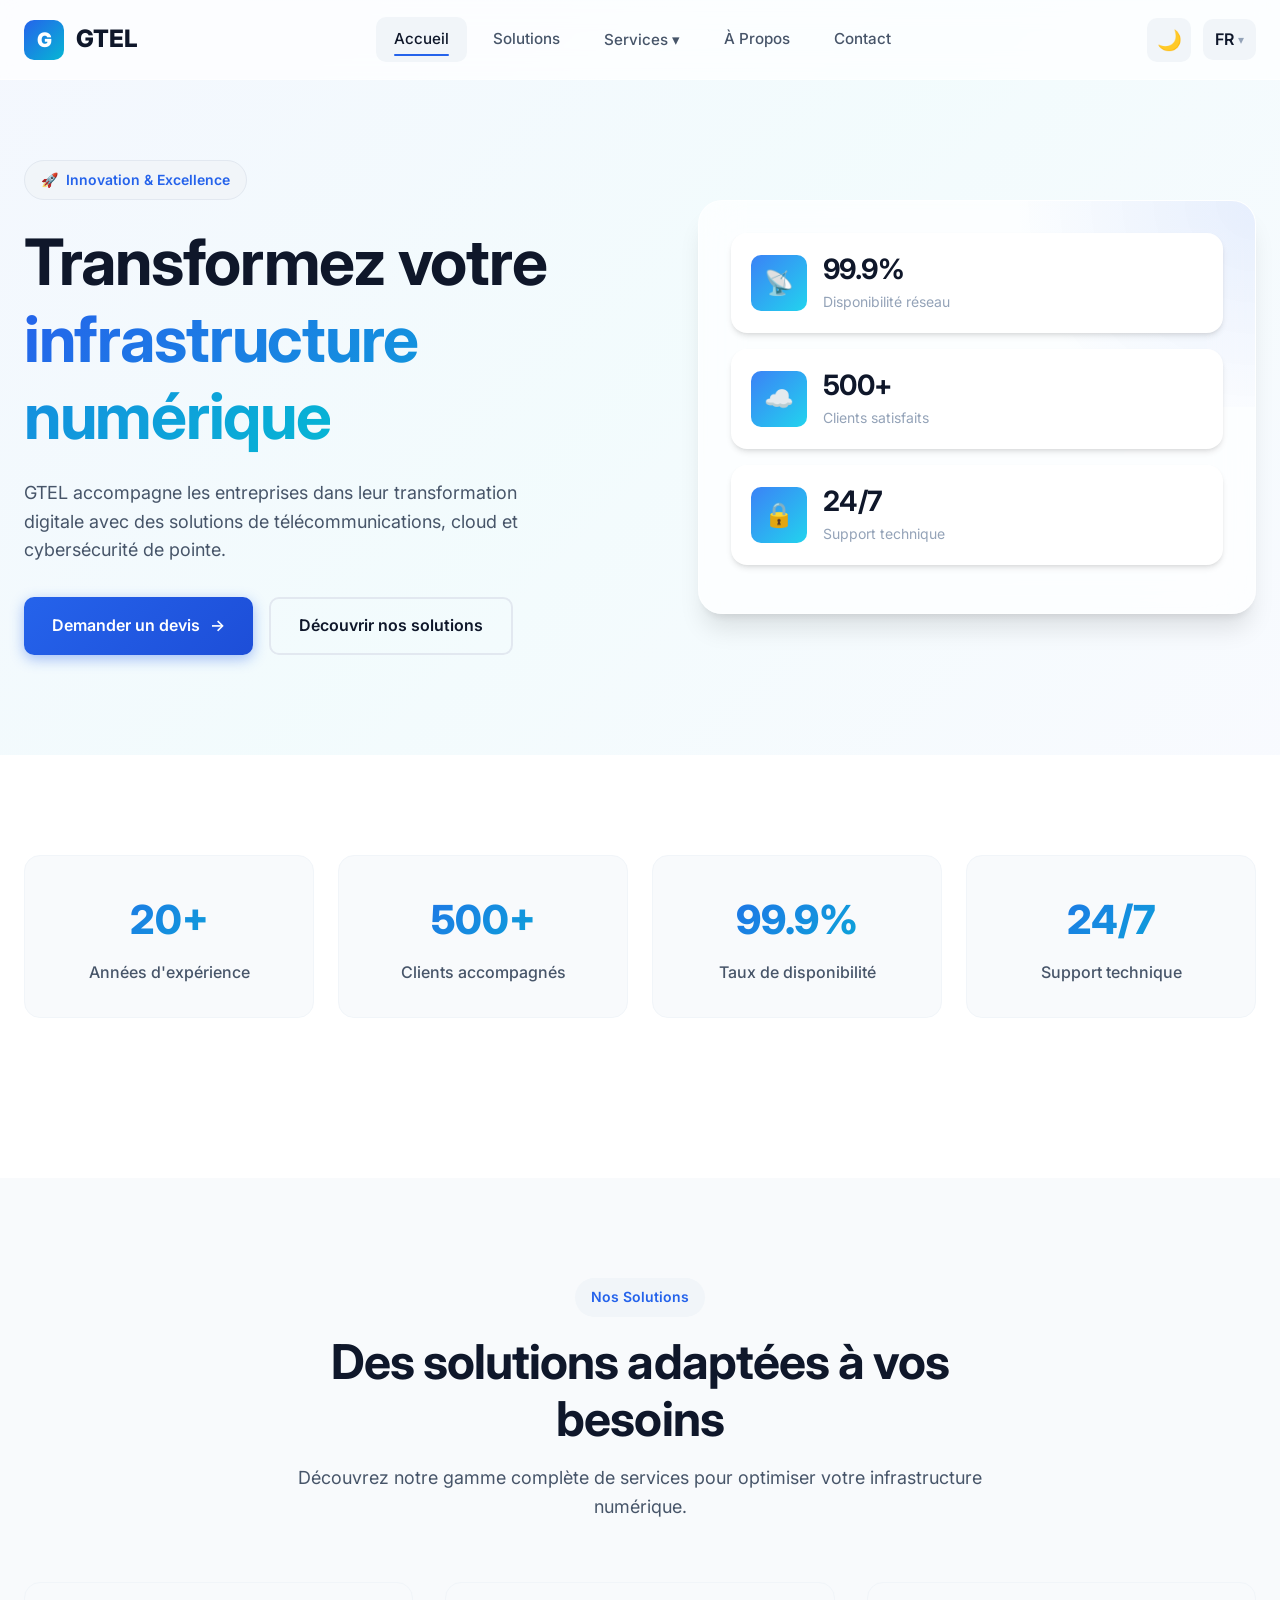
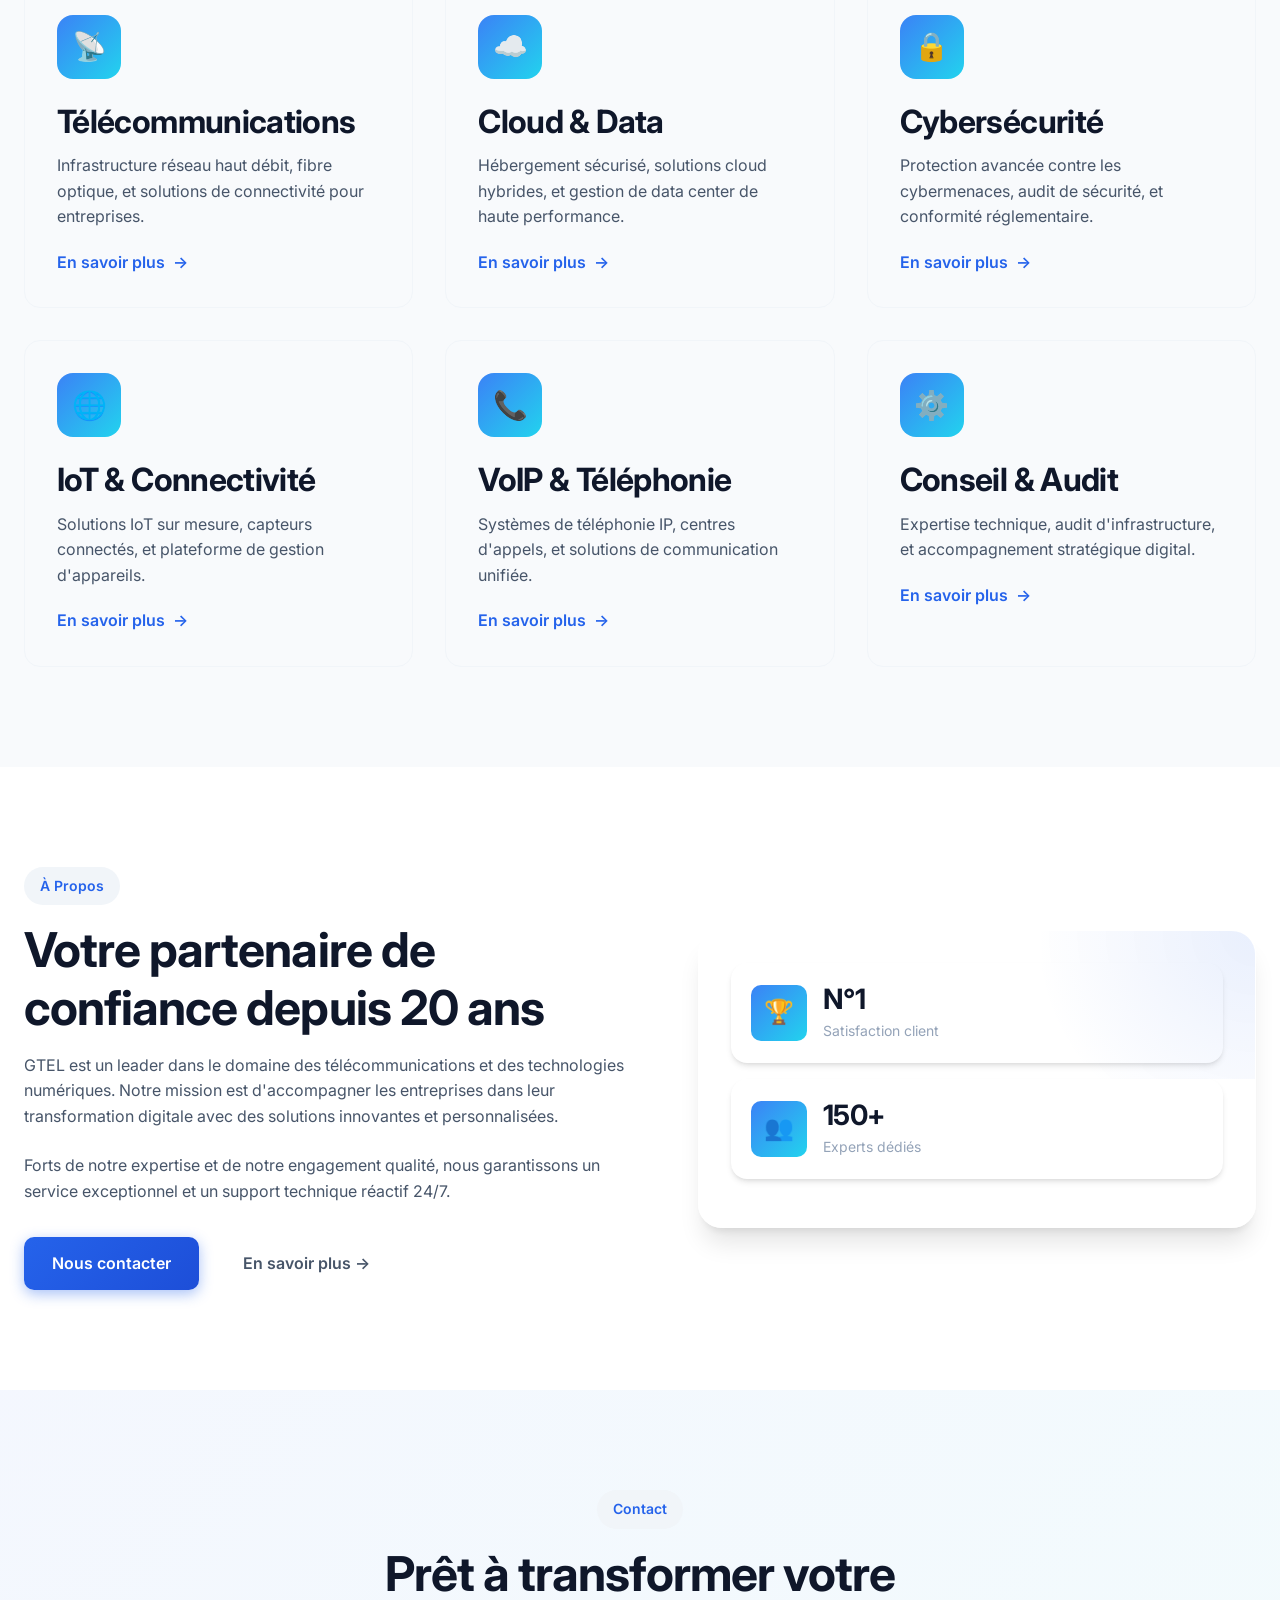
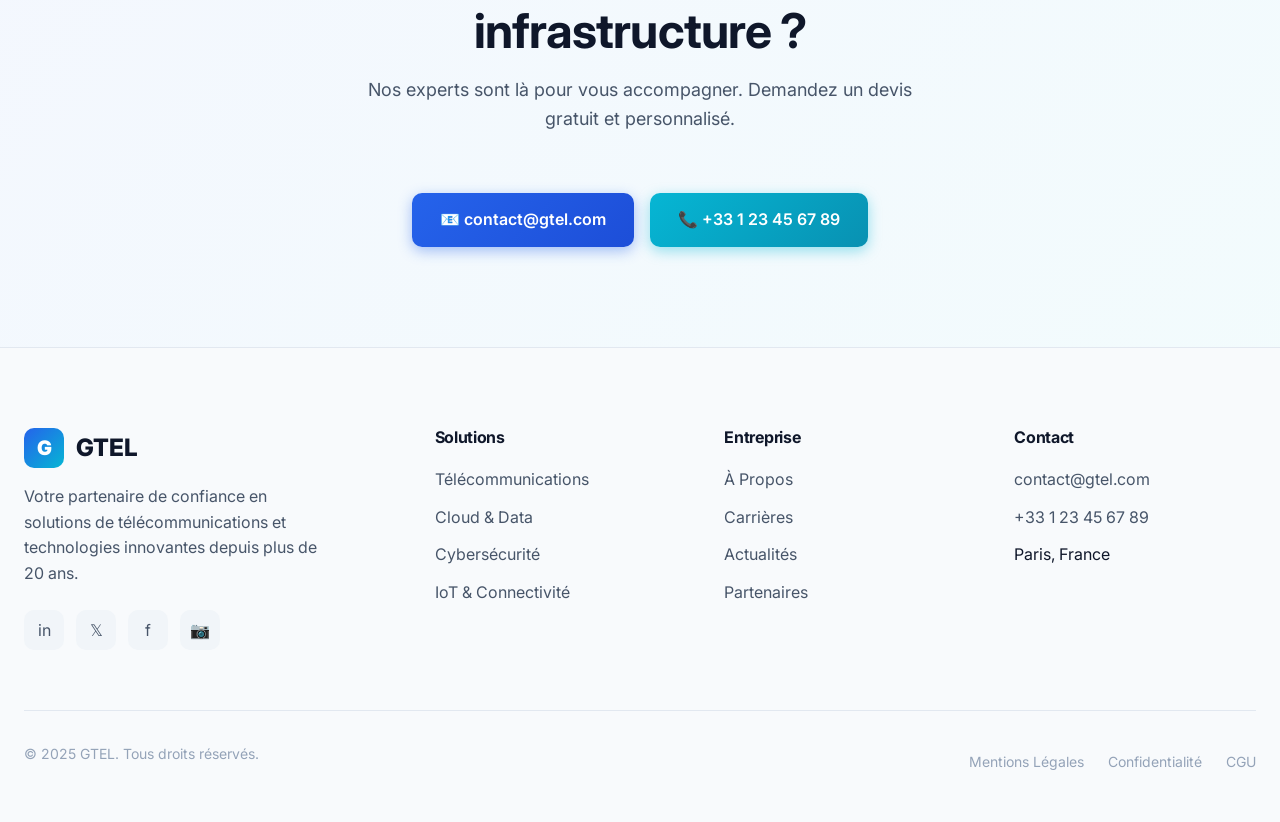
<file: gtel-v3/index.html>
<!DOCTYPE html>
<html lang="fr">
<head>
    <meta charset="UTF-8">
    <meta name="viewport" content="width=device-width, initial-scale=1.0">
    <title>GTEL - Solutions de Télécommunications Innovantes</title>
    <meta name="description" content="GTEL : Votre partenaire en télécommunications, cloud et cybersécurité. Solutions professionnelles pour entreprises.">
    
    <!-- Fonts -->
    <link rel="preconnect" href="https://fonts.googleapis.com">
    <link rel="preconnect" href="https://fonts.gstatic.com" crossorigin>
    <link href="https://fonts.googleapis.com/css2?family=Inter:wght@400;500;600;700;800&display=swap" rel="stylesheet">
    
    <!-- CSS -->
    <link rel="stylesheet" href="assets/css/gtel-v3.css">
</head>
<body>
    <!-- Header Injecté par JS -->
    <div id="gtel-header"></div>

    <!-- Hero Section -->
    <section class="hero">
        <div class="hero-bg"></div>
        <div class="container">
            <div class="hero-grid">
                <div class="hero-content">
                    <div class="hero-badge">
                        <span>🚀</span>
                        Innovation & Excellence
                    </div>
                    <h1 class="hero-title">
                        Transformez votre <span>infrastructure numérique</span>
                    </h1>
                    <p class="hero-description">
                        GTEL accompagne les entreprises dans leur transformation digitale avec des solutions de télécommunications, cloud et cybersécurité de pointe.
                    </p>
                    <div class="hero-buttons">
                        <a href="#contact" class="btn btn-primary">
                            Demander un devis
                            <span>→</span>
                        </a>
                        <a href="#solutions" class="btn btn-outline">
                            Découvrir nos solutions
                        </a>
                    </div>
                </div>
                
                <div class="hero-visual">
                    <div class="hero-card">
                        <div class="stat-floating reveal">
                            <div class="stat-icon">📡</div>
                            <div class="stat-info">
                                <h4>99.9%</h4>
                                <p>Disponibilité réseau</p>
                            </div>
                        </div>
                        <div class="stat-floating reveal" style="transition-delay: 100ms">
                            <div class="stat-icon">☁️</div>
                            <div class="stat-info">
                                <h4>500+</h4>
                                <p>Clients satisfaits</p>
                            </div>
                        </div>
                        <div class="stat-floating reveal" style="transition-delay: 200ms">
                            <div class="stat-icon">🔒</div>
                            <div class="stat-info">
                                <h4>24/7</h4>
                                <p>Support technique</p>
                            </div>
                        </div>
                    </div>
                </div>
            </div>
        </div>
    </section>

    <!-- Stats Section -->
    <section class="section" id="stats">
        <div class="container">
            <div class="stats-grid">
                <div class="stat-card reveal">
                    <div class="stat-number">20+</div>
                    <div class="stat-label">Années d'expérience</div>
                </div>
                <div class="stat-card reveal" style="transition-delay: 100ms">
                    <div class="stat-number">500+</div>
                    <div class="stat-label">Clients accompagnés</div>
                </div>
                <div class="stat-card reveal" style="transition-delay: 200ms">
                    <div class="stat-number">99.9%</div>
                    <div class="stat-label">Taux de disponibilité</div>
                </div>
                <div class="stat-card reveal" style="transition-delay: 300ms">
                    <div class="stat-number">24/7</div>
                    <div class="stat-label">Support technique</div>
                </div>
            </div>
        </div>
    </section>

    <!-- Solutions Section -->
    <section class="section" id="solutions" style="background: var(--bg-secondary)">
        <div class="container">
            <div class="section-header reveal">
                <span class="section-badge">Nos Solutions</span>
                <h2 class="section-title">Des solutions adaptées à vos besoins</h2>
                <p class="section-description">
                    Découvrez notre gamme complète de services pour optimiser votre infrastructure numérique.
                </p>
            </div>
            
            <div class="solutions-grid">
                <div class="solution-card reveal">
                    <div class="solution-icon">📡</div>
                    <h3>Télécommunications</h3>
                    <p>Infrastructure réseau haut débit, fibre optique, et solutions de connectivité pour entreprises.</p>
                    <a href="#" class="solution-link">
                        En savoir plus
                        <span>→</span>
                    </a>
                </div>
                
                <div class="solution-card reveal" style="transition-delay: 100ms">
                    <div class="solution-icon">☁️</div>
                    <h3>Cloud & Data</h3>
                    <p>Hébergement sécurisé, solutions cloud hybrides, et gestion de data center de haute performance.</p>
                    <a href="#" class="solution-link">
                        En savoir plus
                        <span>→</span>
                    </a>
                </div>
                
                <div class="solution-card reveal" style="transition-delay: 200ms">
                    <div class="solution-icon">🔒</div>
                    <h3>Cybersécurité</h3>
                    <p>Protection avancée contre les cybermenaces, audit de sécurité, et conformité réglementaire.</p>
                    <a href="#" class="solution-link">
                        En savoir plus
                        <span>→</span>
                    </a>
                </div>
                
                <div class="solution-card reveal" style="transition-delay: 300ms">
                    <div class="solution-icon">🌐</div>
                    <h3>IoT & Connectivité</h3>
                    <p>Solutions IoT sur mesure, capteurs connectés, et plateforme de gestion d'appareils.</p>
                    <a href="#" class="solution-link">
                        En savoir plus
                        <span>→</span>
                    </a>
                </div>
                
                <div class="solution-card reveal" style="transition-delay: 400ms">
                    <div class="solution-icon">📞</div>
                    <h3>VoIP & Téléphonie</h3>
                    <p>Systèmes de téléphonie IP, centres d'appels, et solutions de communication unifiée.</p>
                    <a href="#" class="solution-link">
                        En savoir plus
                        <span>→</span>
                    </a>
                </div>
                
                <div class="solution-card reveal" style="transition-delay: 500ms">
                    <div class="solution-icon">⚙️</div>
                    <h3>Conseil & Audit</h3>
                    <p>Expertise technique, audit d'infrastructure, et accompagnement stratégique digital.</p>
                    <a href="#" class="solution-link">
                        En savoir plus
                        <span>→</span>
                    </a>
                </div>
            </div>
        </div>
    </section>

    <!-- About Section -->
    <section class="section" id="about">
        <div class="container">
            <div class="hero-grid">
                <div class="reveal">
                    <span class="section-badge">À Propos</span>
                    <h2 class="section-title">Votre partenaire de confiance depuis 20 ans</h2>
                    <p style="color: var(--text-secondary); margin-bottom: 24px">
                        GTEL est un leader dans le domaine des télécommunications et des technologies numériques. 
                        Notre mission est d'accompagner les entreprises dans leur transformation digitale avec 
                        des solutions innovantes et personnalisées.
                    </p>
                    <p style="color: var(--text-secondary); margin-bottom: 32px">
                        Forts de notre expertise et de notre engagement qualité, nous garantissons un service 
                        exceptionnel et un support technique réactif 24/7.
                    </p>
                    <div class="hero-buttons">
                        <a href="#contact" class="btn btn-primary">Nous contacter</a>
                        <a href="#" class="btn btn-ghost">En savoir plus →</a>
                    </div>
                </div>
                <div class="hero-visual reveal">
                    <div class="hero-card">
                        <div class="stat-floating">
                            <div class="stat-icon">🏆</div>
                            <div class="stat-info">
                                <h4>N°1</h4>
                                <p>Satisfaction client</p>
                            </div>
                        </div>
                        <div class="stat-floating">
                            <div class="stat-icon">👥</div>
                            <div class="stat-info">
                                <h4>150+</h4>
                                <p>Experts dédiés</p>
                            </div>
                        </div>
                    </div>
                </div>
            </div>
        </div>
    </section>

    <!-- CTA Section -->
    <section class="section" id="contact" style="background: linear-gradient(135deg, rgba(37, 99, 235, 0.05), rgba(6, 182, 212, 0.05))">
        <div class="container text-center">
            <div class="section-header reveal" style="max-width: 600px; margin-left: auto; margin-right: auto">
                <span class="section-badge">Contact</span>
                <h2 class="section-title">Prêt à transformer votre infrastructure ?</h2>
                <p class="section-description">
                    Nos experts sont là pour vous accompagner. Demandez un devis gratuit et personnalisé.
                </p>
            </div>
            <div class="hero-buttons reveal" style="justify-content: center">
                <a href="mailto:contact@gtel.com" class="btn btn-primary">
                    📧 contact@gtel.com
                </a>
                <a href="tel:+33123456789" class="btn btn-accent">
                    📞 +33 1 23 45 67 89
                </a>
            </div>
        </div>
    </section>

    <!-- Footer Injecté par JS -->
    <div id="gtel-footer"></div>

    <!-- JS -->
    <script src="assets/js/gtel-v3.js"></script>
</body>
</html>
</file>
<file: gtel-v3/assets/css/gtel-v3.css>
/**
 * GTEL V3 - "Ethereal Professional" Design System
 * Minimalist, Elegant, High-Performance
 * 
 * Features:
 * - Glassmorphism 2.0 with blur effects
 * - Soft gradients & subtle shadows
 * - Fluid typography
 * - Dark mode native
 * - Micro-interactions
 */

:root {
    /* Palette Principale - Tons Éthérés */
    --primary: #2563eb;
    --primary-light: #3b82f6;
    --primary-dark: #1d4ed8;
    
    --accent: #06b6d4;
    --accent-light: #22d3ee;
    
    --success: #10b981;
    --warning: #f59e0b;
    --error: #ef4444;
    
    /* Neutres - Light Mode */
    --bg-primary: #ffffff;
    --bg-secondary: #f8fafc;
    --bg-tertiary: #f1f5f9;
    
    --text-primary: #0f172a;
    --text-secondary: #475569;
    --text-muted: #94a3b8;
    
    --border: #e2e8f0;
    --border-light: #f1f5f9;
    
    /* Effets */
    --shadow-sm: 0 1px 2px 0 rgb(0 0 0 / 0.05);
    --shadow-md: 0 4px 6px -1px rgb(0 0 0 / 0.1), 0 2px 4px -2px rgb(0 0 0 / 0.1);
    --shadow-lg: 0 10px 15px -3px rgb(0 0 0 / 0.1), 0 4px 6px -4px rgb(0 0 0 / 0.1);
    --shadow-xl: 0 20px 25px -5px rgb(0 0 0 / 0.1), 0 8px 10px -6px rgb(0 0 0 / 0.1);
    
    --glass-bg: rgba(255, 255, 255, 0.7);
    --glass-border: rgba(255, 255, 255, 0.5);
    --glass-blur: 12px;
    
    --radius-sm: 6px;
    --radius-md: 10px;
    --radius-lg: 16px;
    --radius-xl: 24px;
    --radius-full: 9999px;
    
    --transition-fast: 150ms cubic-bezier(0.4, 0, 0.2, 1);
    --transition-base: 250ms cubic-bezier(0.4, 0, 0.2, 1);
    --transition-slow: 400ms cubic-bezier(0.4, 0, 0.2, 1);
    
    --container-max: 1280px;
    --header-height: 80px;
}

/* Dark Mode */
[data-theme="dark"] {
    --bg-primary: #0f172a;
    --bg-secondary: #1e293b;
    --bg-tertiary: #334155;
    
    --text-primary: #f8fafc;
    --text-secondary: #cbd5e1;
    --text-muted: #64748b;
    
    --border: #334155;
    --border-light: #1e293b;
    
    --glass-bg: rgba(15, 23, 42, 0.7);
    --glass-border: rgba(255, 255, 255, 0.1);
    
    --shadow-sm: 0 1px 2px 0 rgb(0 0 0 / 0.3);
    --shadow-md: 0 4px 6px -1px rgb(0 0 0 / 0.4);
    --shadow-lg: 0 10px 15px -3px rgb(0 0 0 / 0.4);
}

/* Reset & Base */
*, *::before, *::after {
    margin: 0;
    padding: 0;
    box-sizing: border-box;
}

html {
    scroll-behavior: smooth;
    font-size: 16px;
}

body {
    font-family: 'Inter', -apple-system, BlinkMacSystemFont, 'Segoe UI', sans-serif;
    background: var(--bg-primary);
    color: var(--text-primary);
    line-height: 1.6;
    transition: background var(--transition-slow), color var(--transition-slow);
    overflow-x: hidden;
}

/* Typographie Fluide */
h1, h2, h3, h4, h5, h6 {
    font-weight: 700;
    line-height: 1.2;
    letter-spacing: -0.02em;
}

h1 { font-size: clamp(2.5rem, 5vw, 4rem); }
h2 { font-size: clamp(2rem, 4vw, 3rem); }
h3 { font-size: clamp(1.5rem, 3vw, 2rem); }
h4 { font-size: clamp(1.25rem, 2vw, 1.5rem); }

p {
    margin-bottom: 1rem;
    color: var(--text-secondary);
}

a {
    color: var(--primary);
    text-decoration: none;
    transition: color var(--transition-fast);
}

a:hover {
    color: var(--primary-light);
}

img {
    max-width: 100%;
    height: auto;
    display: block;
}

/* Container */
.container {
    width: 100%;
    max-width: var(--container-max);
    margin: 0 auto;
    padding: 0 24px;
}

/* HEADER - Glassmorphism 2.0 */
.header {
    position: fixed;
    top: 0;
    left: 0;
    right: 0;
    height: var(--header-height);
    background: var(--glass-bg);
    backdrop-filter: blur(var(--glass-blur));
    -webkit-backdrop-filter: blur(var(--glass-blur));
    border-bottom: 1px solid var(--glass-border);
    z-index: 1000;
    transition: all var(--transition-base);
}

.header.scrolled {
    box-shadow: var(--shadow-md);
    background: rgba(255, 255, 255, 0.9);
}

[data-theme="dark"] .header.scrolled {
    background: rgba(15, 23, 42, 0.9);
}

.header-inner {
    display: flex;
    align-items: center;
    justify-content: space-between;
    height: 100%;
}

/* Logo */
.logo {
    display: flex;
    align-items: center;
    gap: 12px;
    font-size: 1.5rem;
    font-weight: 800;
    color: var(--text-primary);
    text-decoration: none;
}

.logo-icon {
    width: 40px;
    height: 40px;
    background: linear-gradient(135deg, var(--primary), var(--accent));
    border-radius: var(--radius-md);
    display: flex;
    align-items: center;
    justify-content: center;
    color: white;
    font-weight: 900;
    font-size: 1.25rem;
}

/* Navigation Desktop */
.nav-desktop {
    display: none;
}

@media (min-width: 1024px) {
    .nav-desktop {
        display: flex;
        align-items: center;
        gap: 8px;
    }
}

.nav-link {
    padding: 10px 18px;
    color: var(--text-secondary);
    font-weight: 500;
    font-size: 0.95rem;
    border-radius: var(--radius-md);
    transition: all var(--transition-fast);
    position: relative;
}

.nav-link::after {
    content: '';
    position: absolute;
    bottom: 6px;
    left: 18px;
    right: 18px;
    height: 2px;
    background: var(--primary);
    border-radius: var(--radius-full);
    transform: scaleX(0);
    transition: transform var(--transition-base);
}

.nav-link:hover,
.nav-link.active {
    color: var(--text-primary);
    background: var(--bg-tertiary);
}

.nav-link:hover::after,
.nav-link.active::after {
    transform: scaleX(1);
}

/* Dropdown */
.dropdown {
    position: relative;
}

.dropdown-menu {
    position: absolute;
    top: calc(100% + 8px);
    left: 0;
    min-width: 240px;
    background: var(--bg-primary);
    border: 1px solid var(--border);
    border-radius: var(--radius-lg);
    box-shadow: var(--shadow-xl);
    opacity: 0;
    visibility: hidden;
    transform: translateY(-10px);
    transition: all var(--transition-base);
    padding: 8px;
}

.dropdown:hover .dropdown-menu {
    opacity: 1;
    visibility: visible;
    transform: translateY(0);
}

.dropdown-item {
    display: flex;
    align-items: center;
    gap: 12px;
    padding: 12px 16px;
    color: var(--text-secondary);
    border-radius: var(--radius-md);
    transition: all var(--transition-fast);
}

.dropdown-item:hover {
    background: var(--bg-tertiary);
    color: var(--text-primary);
}

.dropdown-icon {
    width: 36px;
    height: 36px;
    background: var(--bg-tertiary);
    border-radius: var(--radius-md);
    display: flex;
    align-items: center;
    justify-content: center;
    font-size: 1.1rem;
}

/* Header Actions */
.header-actions {
    display: flex;
    align-items: center;
    gap: 12px;
}

/* Theme Toggle */
.theme-toggle {
    width: 44px;
    height: 44px;
    border: none;
    background: var(--bg-tertiary);
    border-radius: var(--radius-md);
    cursor: pointer;
    display: flex;
    align-items: center;
    justify-content: center;
    font-size: 1.25rem;
    color: var(--text-secondary);
    transition: all var(--transition-fast);
}

.theme-toggle:hover {
    background: var(--border);
    color: var(--text-primary);
}

/* Language Switcher */
.lang-switcher {
    display: none;
    align-items: center;
    gap: 4px;
    padding: 8px 12px;
    background: var(--bg-tertiary);
    border-radius: var(--radius-md);
    cursor: pointer;
    transition: all var(--transition-fast);
}

@media (min-width: 768px) {
    .lang-switcher {
        display: flex;
    }
}

.lang-switcher:hover {
    background: var(--border);
}

.lang-current {
    font-weight: 600;
    color: var(--text-primary);
}

/* Mobile Toggle */
.mobile-toggle {
    display: flex;
    flex-direction: column;
    gap: 5px;
    width: 44px;
    height: 44px;
    border: none;
    background: transparent;
    cursor: pointer;
    padding: 10px;
}

@media (min-width: 1024px) {
    .mobile-toggle {
        display: none;
    }
}

.mobile-toggle span {
    display: block;
    width: 24px;
    height: 2px;
    background: var(--text-primary);
    border-radius: var(--radius-full);
    transition: all var(--transition-base);
}

.mobile-toggle.active span:nth-child(1) {
    transform: rotate(45deg) translate(5px, 5px);
}

.mobile-toggle.active span:nth-child(2) {
    opacity: 0;
}

.mobile-toggle.active span:nth-child(3) {
    transform: rotate(-45deg) translate(7px, -6px);
}

/* Mobile Menu */
.mobile-menu {
    position: fixed;
    top: var(--header-height);
    left: 0;
    right: 0;
    bottom: 0;
    background: var(--bg-primary);
    padding: 24px;
    transform: translateX(100%);
    transition: transform var(--transition-slow);
    z-index: 999;
    overflow-y: auto;
}

.mobile-menu.active {
    transform: translateX(0);
}

.mobile-nav {
    display: flex;
    flex-direction: column;
    gap: 8px;
}

.mobile-link {
    padding: 16px 20px;
    color: var(--text-secondary);
    font-weight: 600;
    font-size: 1.1rem;
    border-radius: var(--radius-lg);
    transition: all var(--transition-fast);
}

.mobile-link:hover,
.mobile-link.active {
    background: var(--bg-tertiary);
    color: var(--text-primary);
}

.mobile-dropdown {
    margin-top: 8px;
    padding-left: 20px;
    display: none;
    flex-direction: column;
    gap: 4px;
}

.mobile-dropdown.active {
    display: flex;
}

/* HERO SECTION */
.hero {
    padding: calc(var(--header-height) + 80px) 0 100px;
    position: relative;
    overflow: hidden;
}

.hero-bg {
    position: absolute;
    inset: 0;
    background: linear-gradient(135deg, 
        rgba(37, 99, 235, 0.05) 0%, 
        rgba(6, 182, 212, 0.05) 50%,
        rgba(37, 99, 235, 0.03) 100%);
    z-index: -1;
}

.hero-grid {
    display: grid;
    grid-template-columns: 1fr;
    gap: 60px;
    align-items: center;
}

@media (min-width: 1024px) {
    .hero-grid {
        grid-template-columns: 1.1fr 1fr;
    }
}

.hero-badge {
    display: inline-flex;
    align-items: center;
    gap: 8px;
    padding: 8px 16px;
    background: var(--bg-tertiary);
    border: 1px solid var(--border);
    border-radius: var(--radius-full);
    font-size: 0.875rem;
    font-weight: 600;
    color: var(--primary);
    margin-bottom: 24px;
    animation: fadeInUp 0.6s ease-out;
}

.hero-title {
    margin-bottom: 24px;
    animation: fadeInUp 0.6s ease-out 0.1s backwards;
}

.hero-title span {
    background: linear-gradient(135deg, var(--primary), var(--accent));
    -webkit-background-clip: text;
    -webkit-text-fill-color: transparent;
    background-clip: text;
}

.hero-description {
    font-size: 1.125rem;
    color: var(--text-secondary);
    margin-bottom: 32px;
    max-width: 540px;
    animation: fadeInUp 0.6s ease-out 0.2s backwards;
}

.hero-buttons {
    display: flex;
    flex-wrap: wrap;
    gap: 16px;
    animation: fadeInUp 0.6s ease-out 0.3s backwards;
}

/* Boutons */
.btn {
    display: inline-flex;
    align-items: center;
    justify-content: center;
    gap: 10px;
    padding: 14px 28px;
    font-weight: 600;
    font-size: 1rem;
    border-radius: var(--radius-md);
    border: none;
    cursor: pointer;
    transition: all var(--transition-base);
    text-decoration: none;
}

.btn-primary {
    background: linear-gradient(135deg, var(--primary), var(--primary-dark));
    color: white;
    box-shadow: 0 4px 14px rgba(37, 99, 235, 0.4);
}

.btn-primary:hover {
    transform: translateY(-2px);
    box-shadow: 0 6px 20px rgba(37, 99, 235, 0.5);
    color: white;
}

.btn-accent {
    background: linear-gradient(135deg, var(--accent), #0891b2);
    color: white;
    box-shadow: 0 4px 14px rgba(6, 182, 212, 0.4);
}

.btn-accent:hover {
    transform: translateY(-2px);
    box-shadow: 0 6px 20px rgba(6, 182, 212, 0.5);
    color: white;
}

.btn-outline {
    background: transparent;
    border: 2px solid var(--border);
    color: var(--text-primary);
}

.btn-outline:hover {
    border-color: var(--primary);
    color: var(--primary);
    background: rgba(37, 99, 235, 0.05);
}

.btn-ghost {
    background: transparent;
    color: var(--text-secondary);
}

.btn-ghost:hover {
    background: var(--bg-tertiary);
    color: var(--text-primary);
}

/* Hero Visual */
.hero-visual {
    position: relative;
    animation: fadeInRight 0.8s ease-out 0.4s backwards;
}

.hero-card {
    background: var(--glass-bg);
    backdrop-filter: blur(20px);
    border: 1px solid var(--glass-border);
    border-radius: var(--radius-xl);
    padding: 32px;
    box-shadow: var(--shadow-xl);
    position: relative;
    overflow: hidden;
}

.hero-card::before {
    content: '';
    position: absolute;
    top: -50%;
    right: -50%;
    width: 100%;
    height: 100%;
    background: radial-gradient(circle, rgba(37, 99, 235, 0.1) 0%, transparent 70%);
    animation: pulse 4s ease-in-out infinite;
}

.stat-floating {
    display: flex;
    align-items: center;
    gap: 16px;
    padding: 20px;
    background: var(--bg-primary);
    border-radius: var(--radius-lg);
    margin-bottom: 16px;
    box-shadow: var(--shadow-md);
    transition: transform var(--transition-base);
}

.stat-floating:hover {
    transform: translateY(-4px);
}

.stat-icon {
    width: 56px;
    height: 56px;
    background: linear-gradient(135deg, var(--primary-light), var(--accent-light));
    border-radius: var(--radius-md);
    display: flex;
    align-items: center;
    justify-content: center;
    font-size: 1.5rem;
    color: white;
}

.stat-info h4 {
    font-size: 1.75rem;
    color: var(--text-primary);
    margin-bottom: 4px;
}

.stat-info p {
    font-size: 0.875rem;
    color: var(--text-muted);
    margin: 0;
}

/* SECTIONS */
.section {
    padding: 100px 0;
}

.section-header {
    text-align: center;
    max-width: 700px;
    margin: 0 auto 60px;
}

.section-badge {
    display: inline-block;
    padding: 8px 16px;
    background: var(--bg-tertiary);
    border-radius: var(--radius-full);
    font-size: 0.875rem;
    font-weight: 600;
    color: var(--primary);
    margin-bottom: 16px;
}

.section-title {
    margin-bottom: 16px;
}

.section-description {
    color: var(--text-secondary);
    font-size: 1.125rem;
}

/* Stats Grid */
.stats-grid {
    display: grid;
    grid-template-columns: repeat(2, 1fr);
    gap: 24px;
    margin-bottom: 60px;
}

@media (min-width: 768px) {
    .stats-grid {
        grid-template-columns: repeat(4, 1fr);
    }
}

.stat-card {
    text-align: center;
    padding: 32px 24px;
    background: var(--bg-secondary);
    border: 1px solid var(--border-light);
    border-radius: var(--radius-lg);
    transition: all var(--transition-base);
}

.stat-card:hover {
    transform: translateY(-4px);
    box-shadow: var(--shadow-lg);
    border-color: var(--primary);
}

.stat-number {
    font-size: 2.5rem;
    font-weight: 800;
    background: linear-gradient(135deg, var(--primary), var(--accent));
    -webkit-background-clip: text;
    -webkit-text-fill-color: transparent;
    background-clip: text;
    margin-bottom: 8px;
}

.stat-label {
    color: var(--text-secondary);
    font-weight: 500;
}

/* Solutions Grid */
.solutions-grid {
    display: grid;
    grid-template-columns: 1fr;
    gap: 32px;
}

@media (min-width: 768px) {
    .solutions-grid {
        grid-template-columns: repeat(2, 1fr);
    }
}

@media (min-width: 1024px) {
    .solutions-grid {
        grid-template-columns: repeat(3, 1fr);
    }
}

.solution-card {
    group: solution;
    padding: 32px;
    background: var(--bg-secondary);
    border: 1px solid var(--border-light);
    border-radius: var(--radius-lg);
    transition: all var(--transition-base);
    position: relative;
    overflow: hidden;
}

.solution-card::before {
    content: '';
    position: absolute;
    top: 0;
    left: 0;
    right: 0;
    height: 3px;
    background: linear-gradient(90deg, var(--primary), var(--accent));
    transform: scaleX(0);
    transition: transform var(--transition-base);
}

.solution-card:hover {
    transform: translateY(-8px);
    box-shadow: var(--shadow-xl);
    border-color: var(--primary);
}

.solution-card:hover::before {
    transform: scaleX(1);
}

.solution-icon {
    width: 64px;
    height: 64px;
    background: linear-gradient(135deg, var(--primary-light), var(--accent-light));
    border-radius: var(--radius-lg);
    display: flex;
    align-items: center;
    justify-content: center;
    font-size: 1.75rem;
    color: white;
    margin-bottom: 24px;
}

.solution-card h3 {
    margin-bottom: 12px;
    color: var(--text-primary);
}

.solution-card p {
    color: var(--text-secondary);
    margin-bottom: 20px;
}

.solution-link {
    display: inline-flex;
    align-items: center;
    gap: 8px;
    color: var(--primary);
    font-weight: 600;
    transition: gap var(--transition-fast);
}

.solution-link:hover {
    gap: 12px;
}

/* FOOTER */
.footer {
    background: var(--bg-secondary);
    border-top: 1px solid var(--border);
    padding: 80px 0 40px;
}

.footer-grid {
    display: grid;
    grid-template-columns: 1fr;
    gap: 48px;
    margin-bottom: 60px;
}

@media (min-width: 768px) {
    .footer-grid {
        grid-template-columns: 1.5fr repeat(3, 1fr);
    }
}

.footer-brand p {
    color: var(--text-secondary);
    margin-top: 16px;
    max-width: 300px;
}

.footer-social {
    display: flex;
    gap: 12px;
    margin-top: 24px;
}

.social-link {
    width: 40px;
    height: 40px;
    background: var(--bg-tertiary);
    border-radius: var(--radius-md);
    display: flex;
    align-items: center;
    justify-content: center;
    color: var(--text-secondary);
    transition: all var(--transition-fast);
}

.social-link:hover {
    background: var(--primary);
    color: white;
    transform: translateY(-2px);
}

.footer-title {
    font-size: 1rem;
    font-weight: 700;
    margin-bottom: 20px;
    color: var(--text-primary);
}

.footer-links {
    list-style: none;
}

.footer-links li {
    margin-bottom: 12px;
}

.footer-links a {
    color: var(--text-secondary);
    transition: all var(--transition-fast);
}

.footer-links a:hover {
    color: var(--primary);
    padding-left: 4px;
}

.footer-bottom {
    padding-top: 32px;
    border-top: 1px solid var(--border);
    display: flex;
    flex-direction: column;
    gap: 16px;
    align-items: center;
    text-align: center;
}

@media (min-width: 768px) {
    .footer-bottom {
        flex-direction: row;
        justify-content: space-between;
        text-align: left;
    }
}

.footer-copyright {
    color: var(--text-muted);
    font-size: 0.875rem;
}

.footer-legal {
    display: flex;
    gap: 24px;
}

.footer-legal a {
    color: var(--text-muted);
    font-size: 0.875rem;
}

.footer-legal a:hover {
    color: var(--text-primary);
}

/* ANIMATIONS */
@keyframes fadeInUp {
    from {
        opacity: 0;
        transform: translateY(30px);
    }
    to {
        opacity: 1;
        transform: translateY(0);
    }
}

@keyframes fadeInRight {
    from {
        opacity: 0;
        transform: translateX(30px);
    }
    to {
        opacity: 1;
        transform: translateX(0);
    }
}

@keyframes pulse {
    0%, 100% {
        opacity: 0.5;
        transform: scale(1);
    }
    50% {
        opacity: 0.8;
        transform: scale(1.1);
    }
}

.reveal {
    opacity: 0;
    transform: translateY(30px);
    transition: all 0.6s ease-out;
}

.reveal.active {
    opacity: 1;
    transform: translateY(0);
}

/* UTILS */
.text-center { text-align: center; }
.mb-0 { margin-bottom: 0; }
.hidden { display: none; }
</file>
